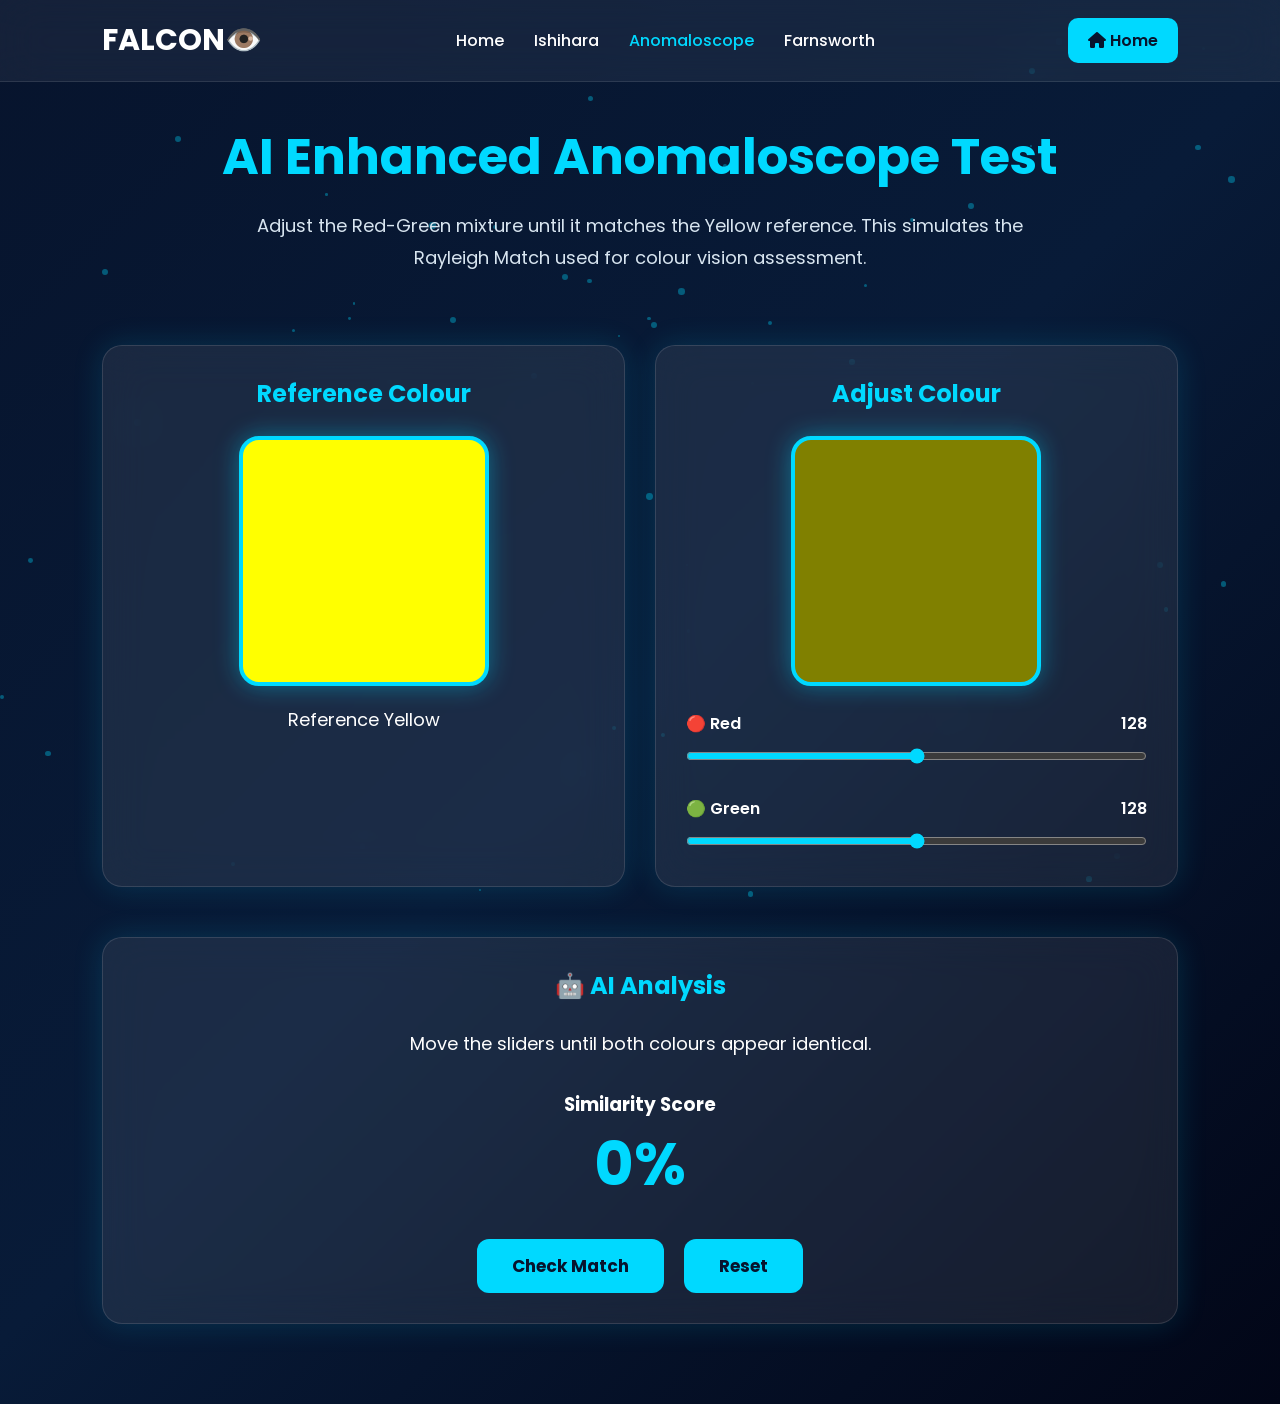
<file: anomaloscope.html>
<!DOCTYPE html>
<html lang="en">
<head>
<meta charset="UTF-8">
<meta name="viewport" content="width=device-width, initial-scale=1.0">

<title>VISIONORA | AI Anomaloscope Test</title>

<link rel="stylesheet" href="anomaloscope.css">

<link href="https://fonts.googleapis.com/css2?family=Poppins:wght@300;400;500;600;700&display=swap" rel="stylesheet">

<link rel="stylesheet"
href="https://cdnjs.cloudflare.com/ajax/libs/font-awesome/6.5.2/css/all.min.css">

</head>

<body>

<div id="particles"></div>

<header>

<nav class="navbar">

<div class="logo">
 <span>FALCON</span>👁️ 
</div>

<ul class="nav-links">
<li><a href="index.html">Home</a></li>
<li><a href="ishihara.html">Ishihara</a></li>
<li><a href="anomaloscope.html" class="active">Anomaloscope</a></li>
<li><a href="farnsworth.html">Farnsworth</a></li>
</ul>

<a href="index.html" class="back-btn">
<i class="fa-solid fa-house"></i> Home
</a>

</nav>

</header>

<section class="hero">

<h1>AI Enhanced Anomaloscope Test</h1>

<p>
Adjust the Red-Green mixture until it matches the Yellow reference.
This simulates the Rayleigh Match used for colour vision assessment.
</p>

</section>

<section class="test-area">

<div class="glass-card">

<h2>Reference Colour</h2>

<div class="color-box" id="referenceColor"></div>

<p class="label">
Reference Yellow
</p>

</div>

<div class="glass-card">

<h2>Adjust Colour</h2>

<div class="color-box" id="mixColor"></div>

<div class="slider-box">

<label>
🔴 Red
<span id="redValue">128</span>
</label>

<input
type="range"
id="redSlider"
min="0"
max="255"
value="128">

</div>

<div class="slider-box">

<label>
🟢 Green
<span id="greenValue">128</span>
</label>

<input
type="range"
id="greenSlider"
min="0"
max="255"
value="128">

</div>

</div>

</section>

<section class="analysis">

<div class="glass-card">

<h2>
🤖 AI Analysis
</h2>

<p id="analysisText">

Move the sliders until both colours appear identical.

</p>

<div class="score-area">

<h3>

Similarity Score

</h3>

<h1 id="score">

0%

</h1>

</div>

<div class="buttons">

<button id="checkBtn">

Check Match

</button>

<button id="resetBtn">

Reset

</button>

</div>

</div>

</section>

<section id="resultSection" class="result-section">

<div class="glass-card">

<h1>

Test Result

</h1>

<div class="result-circle">

<span id="finalPercent">

0%

</span>

</div>

<h2 id="visionType">

Normal Colour Vision

</h2>

<p id="resultText">

Excellent colour matching ability detected.

</p>

<div class="buttons">

<button onclick="restartTest()">

Take Test Again

</button>

<button onclick="window.print()">

Download Report

</button>

<a href="index.html">

<button>

Back Home

</button>

</a>

</div>

</div>

</section>

<script src="anomaloscope.js"></script>

</body>
</html>
</file>
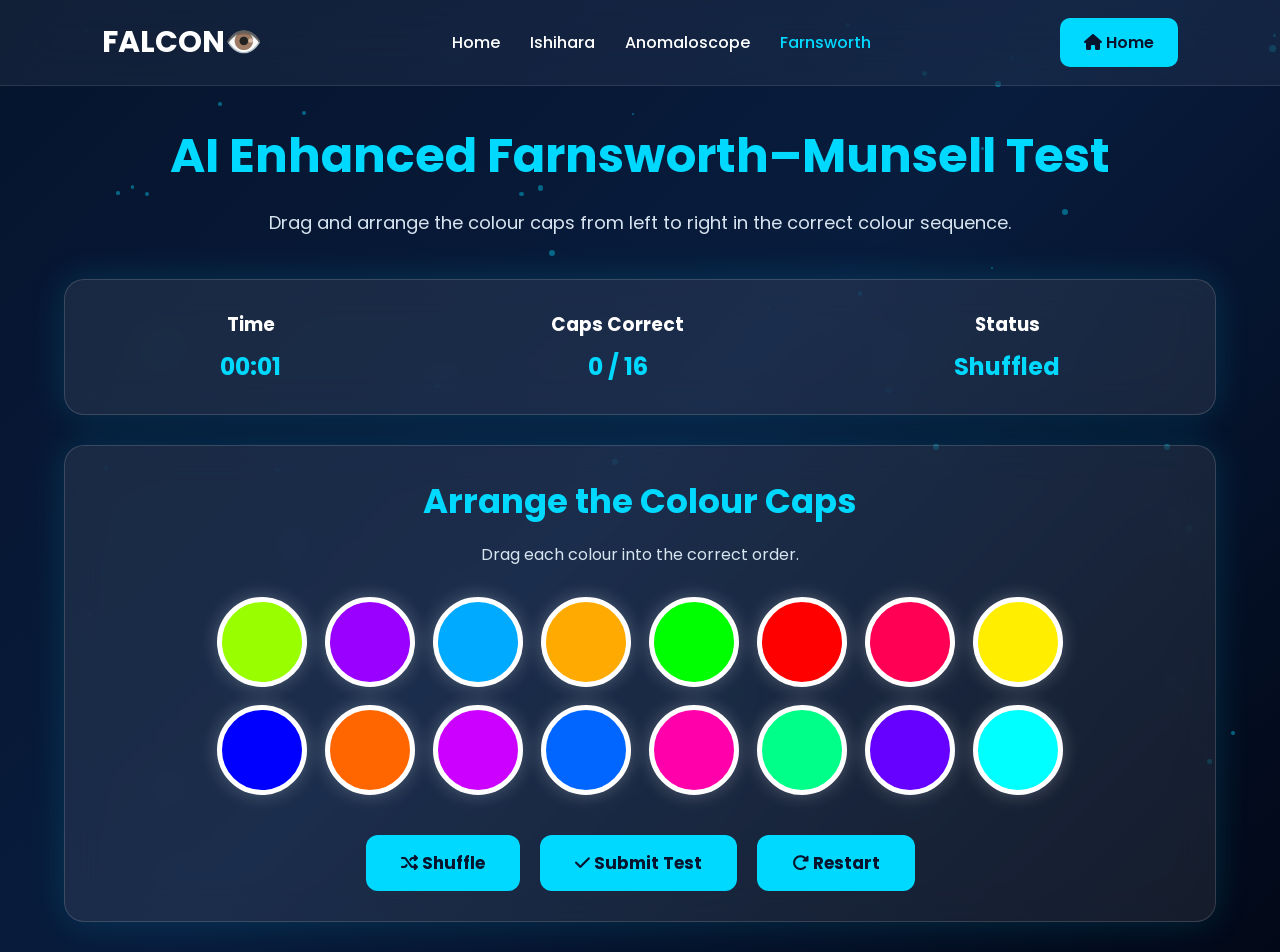
<file: farnsworth.html>
<!DOCTYPE html>
<html lang="en">

<head>

<meta charset="UTF-8">
<meta name="viewport" content="width=device-width, initial-scale=1.0">

<title>VISIONORA | Farnsworth-Munsell Test</title>

<link rel="stylesheet" href="farnsworth.css">

<link href="https://fonts.googleapis.com/css2?family=Poppins:wght@300;400;500;600;700&display=swap" rel="stylesheet">

<link rel="stylesheet"
href="https://cdnjs.cloudflare.com/ajax/libs/font-awesome/6.5.2/css/all.min.css">

</head>

<body>

<div id="particles"></div>

<header>

<nav class="navbar">

<div class="logo">
 <span>FALCON</span>👁️ 
</div>
<ul class="nav-links">

<li><a href="index.html">Home</a></li>

<li><a href="ishihara.html">Ishihara</a></li>

<li><a href="anomaloscope.html">Anomaloscope</a></li>

<li><a href="farnsworth.html" class="active">Farnsworth</a></li>

</ul>

<a href="index.html" class="back-btn">
<i class="fa-solid fa-house"></i>
Home
</a>

</nav>

</header>

<section class="hero">

<h1>

AI Enhanced Farnsworth–Munsell Test

</h1>

<p>

Drag and arrange the colour caps from left to right in the correct colour sequence.

</p>

</section>

<section class="glass-card">

<div class="top-bar">

<div>

<h3>Time</h3>

<h2 id="timer">00:00</h2>

</div>

<div>

<h3>Caps Correct</h3>

<h2 id="correctCount">0 / 16</h2>

</div>

<div>

<h3>Status</h3>

<h2 id="status">Testing...</h2>

</div>

</div>

</section>

<section class="glass-card">

<h2 class="title">

Arrange the Colour Caps

</h2>

<p class="instruction">

Drag each colour into the correct order.

</p>

<div id="capsContainer" class="caps-container">

<div class="cap" draggable="true" data-order="1" style="background:#ff0000;"></div>

<div class="cap" draggable="true" data-order="2" style="background:#ff6600;"></div>

<div class="cap" draggable="true" data-order="3" style="background:#ffaa00;"></div>

<div class="cap" draggable="true" data-order="4" style="background:#ffee00;"></div>

<div class="cap" draggable="true" data-order="5" style="background:#99ff00;"></div>

<div class="cap" draggable="true" data-order="6" style="background:#00ff00;"></div>

<div class="cap" draggable="true" data-order="7" style="background:#00ff88;"></div>

<div class="cap" draggable="true" data-order="8" style="background:#00ffff;"></div>

<div class="cap" draggable="true" data-order="9" style="background:#00aaff;"></div>

<div class="cap" draggable="true" data-order="10" style="background:#0066ff;"></div>

<div class="cap" draggable="true" data-order="11" style="background:#0000ff;"></div>

<div class="cap" draggable="true" data-order="12" style="background:#6600ff;"></div>

<div class="cap" draggable="true" data-order="13" style="background:#9900ff;"></div>

<div class="cap" draggable="true" data-order="14" style="background:#cc00ff;"></div>

<div class="cap" draggable="true" data-order="15" style="background:#ff00aa;"></div>

<div class="cap" draggable="true" data-order="16" style="background:#ff0055;"></div>

</div>

<div class="button-group">

<button id="shuffleBtn">

<i class="fa-solid fa-shuffle"></i>

Shuffle

</button>

<button id="submitBtn">

<i class="fa-solid fa-check"></i>

Submit Test

</button>

<button id="restartBtn">

<i class="fa-solid fa-rotate-right"></i>

Restart

</button>

</div>

</section>

<section id="resultSection" class="result-section">

<div class="glass-card">

<h1>

Test Completed

</h1>

<div class="result-circle">

<span id="score">0</span>%

</div>

<h2 id="visionResult">

Normal Colour Vision

</h2>

<p id="analysis">

Excellent colour discrimination detected.

</p>

<div class="button-group">

<button onclick="restartTest()">

Take Again

</button>

<button onclick="window.print()">

Download Report

</button>

<a href="index.html">

<button>

Back Home

</button>

</a>

</div>

</div>

</section>

<script src="farnsworth.js"></script>

</body>

</html>
</file>
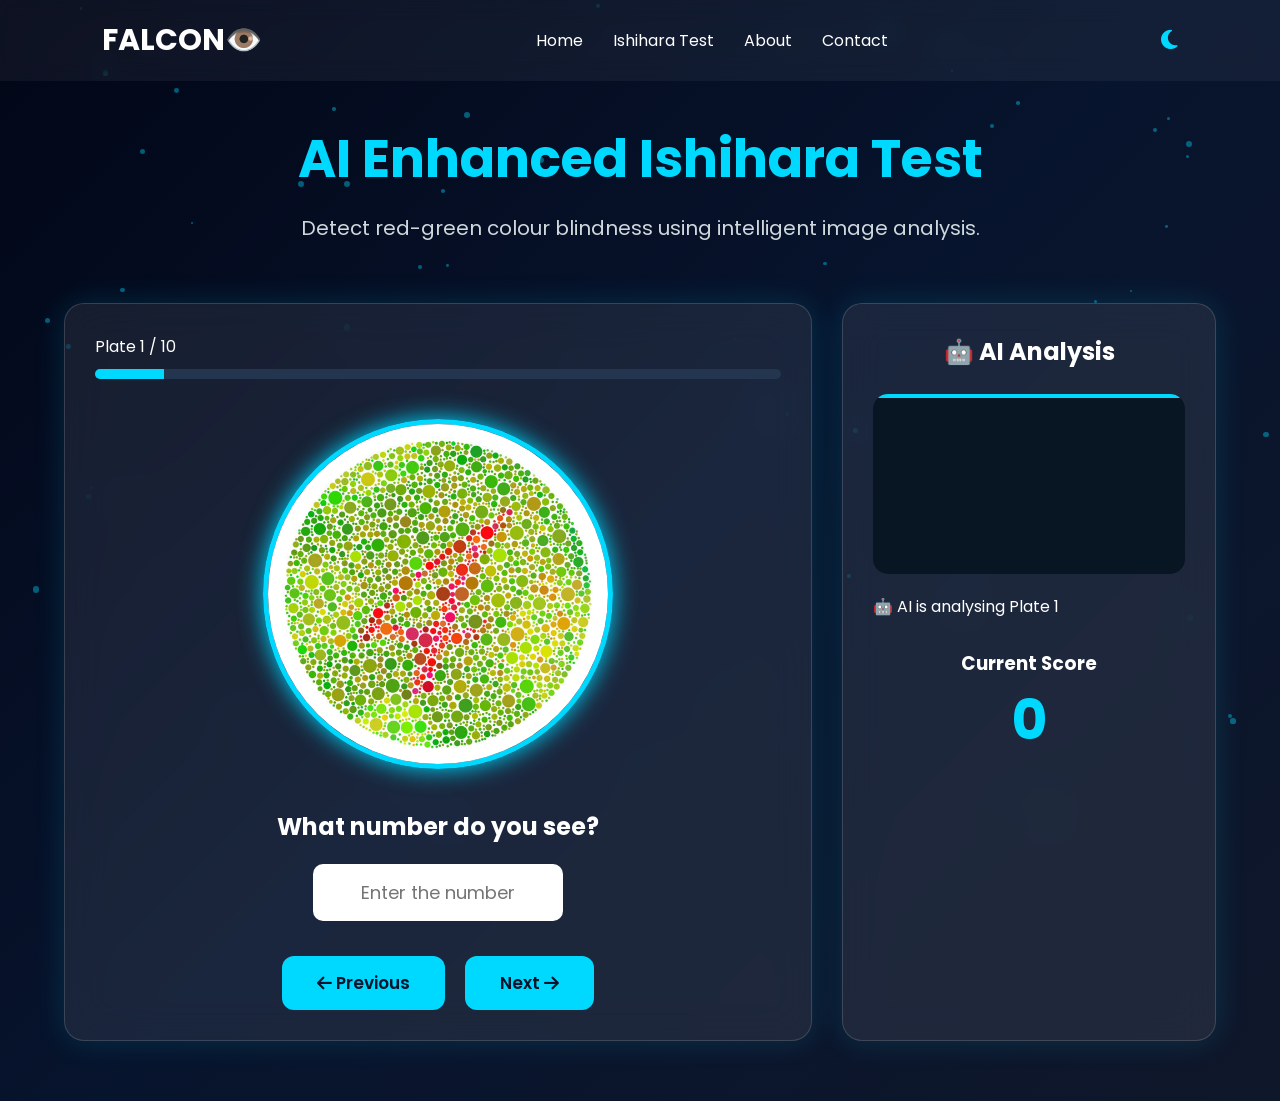
<file: ishihara.html>
<!DOCTYPE html>
<html lang="en">
<head>
<meta charset="UTF-8">
<meta name="viewport" content="width=device-width, initial-scale=1.0">

<title>VISIONORA | Ishihara Color Blindness Test</title>

<link rel="stylesheet" href="ishihara.css">

<link href="https://fonts.googleapis.com/css2?family=Poppins:wght@300;400;500;600;700&display=swap" rel="stylesheet">

<link rel="stylesheet"
href="https://cdnjs.cloudflare.com/ajax/libs/font-awesome/6.5.2/css/all.min.css">

</head>

<body>

<div id="particles"></div>

<header>

<nav class="navbar">

<div class="logo">
 <span>FALCON</span>👁️ 
</div>

<ul>

<li><a href="index.html">Home</a></li>

<li><a href="#">Ishihara Test</a></li>

<li><a href="#">About</a></li>

<li><a href="#">Contact</a></li>

</ul>

<div class="theme-btn">

<i class="fa-solid fa-moon"></i>

</div>

</nav>

</header>

<section class="hero">

<h1>

AI Enhanced Ishihara Test

</h1>

<p>

Detect red-green colour blindness using intelligent image analysis.

</p>

</section>

<section class="test-container">

<div class="glass-card">

<div class="progress-area">

<div class="progress-text">

Plate

<span id="plateNo">

1

</span>

/

10

</div>

<div class="progress">

<div class="progress-bar" id="progressBar"></div>

</div>

</div>

<div class="plate-area">

<img

id="plateImage"

src="plates/plate1.png"

alt="Ishihara Plate"

>

</div>

<div class="question">

<h2>

What number do you see?

</h2>

<input

type="text"

id="answer"

placeholder="Enter the number"

autocomplete="off"

>

</div>

<div class="buttons">

<button id="prevBtn">

<i class="fa-solid fa-arrow-left"></i>

Previous

</button>

<button id="nextBtn">

Next

<i class="fa-solid fa-arrow-right"></i>

</button>

</div>

</div>

<div class="ai-card">

<h2>

🤖 AI Analysis

</h2>

<div class="scanner">

<div class="scan-line"></div>

</div>

<p id="analysisText">

AI is waiting for your response...

</p>

<div class="score-box">

<h3>

Current Score

</h3>

<h1 id="score">

0

</h1>

</div>

</div>

</section>

<section class="result-section" id="resultSection">

<div class="result-card">

<h1>

Test Completed

</h1>

<div class="result-circle">

<span id="finalScore">

0

</span>

/10

</div>

<h2 id="resultTitle">

Normal Vision

</h2>

<p id="resultDescription">

Excellent colour vision detected.

</p>

<button onclick="restartTest()">

Take Test Again

</button>

<button onclick="downloadPDF()">

Download Report

</button>

<a href="index.html">

<button>

Back to Home

</button>

</a>

</div>

</section>

<script src="ishihara.js"></script>

</body>

</html>
</file>
<file: anomaloscope.css>
/* ===========================
   VISIONORA Anomaloscope CSS
=========================== */

*{
margin:0;
padding:0;
box-sizing:border-box;
font-family:'Poppins',sans-serif;
}

body{
background:linear-gradient(135deg,#07142d,#081b38,#020617);
color:#fff;
overflow-x:hidden;
}

/* Background */

#particles{
position:fixed;
width:100%;
height:100%;
left:0;
top:0;
z-index:-1;
}

/* Navbar */

.navbar{
position:fixed;
top:0;
left:0;
width:100%;
padding:18px 8%;
display:flex;
justify-content:space-between;
align-items:center;
background:rgba(255,255,255,.06);
backdrop-filter:blur(20px);
border-bottom:1px solid rgba(255,255,255,.1);
z-index:999;
}

.logo{
font-size:30px;
font-weight:700;
color:#00d9ff;
}

.logo span{
color:#fff;
}

.nav-links{
display:flex;
list-style:none;
gap:30px;
}

.nav-links a{
color:#fff;
text-decoration:none;
font-weight:500;
transition:.3s;
}

.nav-links a:hover,
.nav-links .active{
color:#00d9ff;
}

.back-btn{
padding:10px 20px;
border-radius:10px;
background:#00d9ff;
color:#07142d;
font-weight:600;
text-decoration:none;
}

/* Hero */

.hero{
padding-top:120px;
text-align:center;
padding-bottom:40px;
}

.hero h1{
font-size:50px;
color:#00d9ff;
margin-bottom:15px;
}

.hero p{
width:80%;
max-width:800px;
margin:auto;
font-size:18px;
line-height:1.8;
color:#d8e5f0;
}

/* Cards */

.test-area{
display:grid;
grid-template-columns:repeat(2,1fr);
gap:30px;
padding:30px 8%;
}

.analysis{
padding:20px 8% 80px;
}

.glass-card{
background:rgba(255,255,255,.08);
border:1px solid rgba(255,255,255,.12);
backdrop-filter:blur(20px);
border-radius:20px;
padding:30px;
box-shadow:0 0 30px rgba(0,217,255,.15);
}

.glass-card h2{
text-align:center;
margin-bottom:25px;
color:#00d9ff;
}

/* Colour Boxes */

.color-box{
width:250px;
height:250px;
margin:20px auto;
border-radius:20px;
border:4px solid #00d9ff;
box-shadow:0 0 25px rgba(0,217,255,.4);
}

#referenceColor{
background:rgb(255,255,0);
}

#mixColor{
background:rgb(128,128,0);
}

/* Labels */

.label{
text-align:center;
font-size:18px;
margin-top:15px;
}

/* Sliders */

.slider-box{
margin-top:25px;
}

.slider-box label{
display:flex;
justify-content:space-between;
margin-bottom:10px;
font-weight:600;
}

.slider-box input[type=range]{
width:100%;
accent-color:#00d9ff;
cursor:pointer;
}

/* Analysis */

#analysisText{
font-size:18px;
line-height:1.8;
text-align:center;
margin-bottom:25px;
}

.score-area{
text-align:center;
margin:30px 0;
}

.score-area h1{
font-size:60px;
color:#00d9ff;
}

/* Buttons */

.buttons{
display:flex;
justify-content:center;
gap:20px;
flex-wrap:wrap;
}

button{
padding:14px 35px;
border:none;
border-radius:12px;
background:#00d9ff;
color:#07142d;
font-size:17px;
font-weight:700;
cursor:pointer;
transition:.3s;
}

button:hover{
transform:translateY(-4px);
box-shadow:0 0 25px #00d9ff;
}

/* Result */

.result-section{
display:none;
padding:80px 8%;
}

.result-circle{
width:180px;
height:180px;
margin:30px auto;
border-radius:50%;
border:8px solid #00d9ff;
display:flex;
justify-content:center;
align-items:center;
font-size:40px;
font-weight:bold;
color:#00d9ff;
box-shadow:0 0 35px rgba(0,217,255,.45);
}

#visionType{
text-align:center;
margin:20px 0;
font-size:30px;
}

#resultText{
text-align:center;
font-size:18px;
line-height:1.8;
margin-bottom:35px;
}

/* Responsive */

@media(max-width:900px){

.navbar{
flex-direction:column;
gap:20px;
}

.nav-links{
flex-wrap:wrap;
justify-content:center;
}

.hero h1{
font-size:36px;
}

.test-area{
grid-template-columns:1fr;
}

.color-box{
width:220px;
height:220px;
}

.buttons{
flex-direction:column;
}

button{
width:100%;
}

}
</file>
<file: farnsworth.css>
/* ===================================
   VISIONORA Farnsworth Test CSS
=================================== */

*{
margin:0;
padding:0;
box-sizing:border-box;
font-family:'Poppins',sans-serif;
}

body{
background:linear-gradient(135deg,#06142d,#081c3d,#020817);
color:#fff;
overflow-x:hidden;
}

/* Particles */

#particles{
position:fixed;
top:0;
left:0;
width:100%;
height:100%;
z-index:-1;
}

/* Navbar */

.navbar{
position:fixed;
top:0;
left:0;
width:100%;
padding:18px 8%;
display:flex;
justify-content:space-between;
align-items:center;
background:rgba(255,255,255,.05);
backdrop-filter:blur(20px);
border-bottom:1px solid rgba(255,255,255,.1);
z-index:999;
}

.logo{
font-size:30px;
font-weight:700;
color:#00d9ff;
}

.logo span{
color:#fff;
}

.nav-links{
display:flex;
list-style:none;
gap:30px;
}

.nav-links a{
text-decoration:none;
color:#fff;
font-weight:500;
transition:.3s;
}

.nav-links a:hover,
.nav-links .active{
color:#00d9ff;
}

.back-btn{
padding:12px 24px;
background:#00d9ff;
color:#07142d;
border-radius:10px;
font-weight:600;
text-decoration:none;
}

/* Hero */

.hero{
padding-top:120px;
text-align:center;
margin-bottom:40px;
}

.hero h1{
font-size:48px;
color:#00d9ff;
margin-bottom:15px;
}

.hero p{
font-size:18px;
width:80%;
margin:auto;
color:#d8e5f0;
line-height:1.8;
}

/* Glass Card */

.glass-card{
width:90%;
max-width:1300px;
margin:30px auto;
padding:30px;
border-radius:20px;
background:rgba(255,255,255,.08);
backdrop-filter:blur(18px);
border:1px solid rgba(255,255,255,.15);
box-shadow:0 0 35px rgba(0,217,255,.15);
}

/* Top Bar */

.top-bar{
display:flex;
justify-content:space-around;
text-align:center;
flex-wrap:wrap;
gap:20px;
}

.top-bar h2{
color:#00d9ff;
margin-top:10px;
}

/* Title */

.title{
text-align:center;
font-size:34px;
color:#00d9ff;
margin-bottom:15px;
}

.instruction{
text-align:center;
margin-bottom:30px;
color:#d8e5f0;
}

/* Caps */

.caps-container{
display:grid;
grid-template-columns:repeat(8,90px);
justify-content:center;
gap:18px;
margin-bottom:40px;
}

.cap{
width:90px;
height:90px;
border-radius:50%;
cursor:grab;
border:5px solid white;
transition:.3s;
box-shadow:0 0 18px rgba(255,255,255,.25);
}

.cap:hover{
transform:scale(1.08);
box-shadow:0 0 25px #00d9ff;
}

/* Drag */

.cap.dragging{
opacity:.5;
transform:scale(.95);
}

/* Buttons */

.button-group{
display:flex;
justify-content:center;
gap:20px;
flex-wrap:wrap;
}

.button-group button{
padding:15px 35px;
border:none;
border-radius:12px;
background:#00d9ff;
color:#07142d;
font-size:17px;
font-weight:700;
cursor:pointer;
transition:.3s;
}

.button-group button:hover{
transform:translateY(-4px);
box-shadow:0 0 20px #00d9ff;
}

/* Result */

.result-section{
display:none;
padding:60px;
}

.result-circle{
width:180px;
height:180px;
margin:25px auto;
border-radius:50%;
border:8px solid #00d9ff;
display:flex;
justify-content:center;
align-items:center;
font-size:42px;
font-weight:bold;
color:#00d9ff;
box-shadow:0 0 35px rgba(0,217,255,.45);
}

#visionResult{
text-align:center;
margin:20px 0;
font-size:30px;
}

#analysis{
text-align:center;
font-size:18px;
line-height:1.8;
margin-bottom:35px;
}

/* Responsive */

@media(max-width:1000px){

.caps-container{
grid-template-columns:repeat(4,80px);
}

.cap{
width:80px;
height:80px;
}

.hero h1{
font-size:38px;
}

}

@media(max-width:650px){

.navbar{
flex-direction:column;
gap:20px;
}

.nav-links{
flex-wrap:wrap;
justify-content:center;
}

.caps-container{
grid-template-columns:repeat(2,80px);
}

.top-bar{
flex-direction:column;
}

.button-group{
flex-direction:column;
}

.button-group button{
width:100%;
}

.hero p{
width:95%;
}

}
</file>
<file: ishihara.css>
*{
margin:0;
padding:0;
box-sizing:border-box;
font-family:'Poppins',sans-serif;
}

body{
background:linear-gradient(135deg,#020617,#07142d,#0f172a);
overflow-x:hidden;
color:#fff;
}

/* Background */

#particles{
position:fixed;
width:100%;
height:100%;
top:0;
left:0;
z-index:-1;
}

/* Navbar */

.navbar{
position:fixed;
top:0;
left:0;
width:100%;
padding:18px 8%;
display:flex;
justify-content:space-between;
align-items:center;
background:rgba(255,255,255,.05);
backdrop-filter:blur(12px);
z-index:999;
}

.logo{
font-size:30px;
font-weight:700;
color:#00d9ff;
}

.logo span{
color:#fff;
}

.navbar ul{
display:flex;
gap:30px;
list-style:none;
}

.navbar a{
color:white;
text-decoration:none;
transition:.3s;
}

.navbar a:hover{
color:#00d9ff;
}

.theme-btn{
font-size:22px;
cursor:pointer;
color:#00d9ff;
}

/* Hero */

.hero{
padding-top:120px;
text-align:center;
}

.hero h1{
font-size:52px;
color:#00d9ff;
margin-bottom:15px;
}

.hero p{
font-size:20px;
color:#cfd8dc;
}

/* Test Container */

.test-container{
width:90%;
margin:60px auto;
display:grid;
grid-template-columns:2fr 1fr;
gap:30px;
}

.glass-card,
.ai-card,
.result-card{
background:rgba(255,255,255,.08);
backdrop-filter:blur(20px);
border:1px solid rgba(255,255,255,.15);
border-radius:20px;
padding:30px;
box-shadow:0 0 30px rgba(0,212,255,.15);
}

/* Progress */

.progress{
width:100%;
height:10px;
background:#23354f;
border-radius:20px;
margin-top:10px;
overflow:hidden;
}

.progress-bar{
width:4%;
height:100%;
background:#00d9ff;
transition:.5s;
}

/* Plate */

.plate-area{
display:flex;
justify-content:center;
margin:40px 0;
}

.plate-area img{
width:350px;
height:350px;
border-radius:50%;
border:5px solid #00d9ff;
box-shadow:0 0 25px #00d9ff;
transition:.4s;
}

.plate-area img:hover{
transform:scale(1.05);
}

/* Question */

.question{
text-align:center;
}

.question h2{
margin-bottom:20px;
}

.question input{
width:250px;
padding:15px;
border:none;
outline:none;
border-radius:10px;
font-size:18px;
text-align:center;
}

/* Buttons */

.buttons{
display:flex;
justify-content:center;
gap:20px;
margin-top:35px;
}

button{
padding:14px 35px;
border:none;
border-radius:12px;
cursor:pointer;
font-size:17px;
font-weight:600;
background:#00d9ff;
color:#07142d;
transition:.3s;
}

button:hover{
transform:translateY(-5px);
box-shadow:0 0 20px #00d9ff;
}

/* AI Card */

.ai-card h2{
text-align:center;
margin-bottom:25px;
}

.scanner{
height:180px;
background:#081523;
border-radius:15px;
overflow:hidden;
position:relative;
margin-bottom:20px;
}

.scan-line{
position:absolute;
height:4px;
width:100%;
background:#00d9ff;
animation:scan 2s linear infinite;
}

@keyframes scan{

0%{
top:0;
}

100%{
top:180px;
}

}

.score-box{
margin-top:30px;
text-align:center;
}

.score-box h1{
font-size:55px;
color:#00d9ff;
}

/* Result */

.result-section{
display:none;
justify-content:center;
align-items:center;
padding:80px;
}

.result-circle{
width:170px;
height:170px;
border-radius:50%;
border:8px solid #00d9ff;
display:flex;
justify-content:center;
align-items:center;
font-size:40px;
font-weight:bold;
margin:30px auto;
box-shadow:0 0 30px #00d9ff;
}

/* Responsive */

@media(max-width:900px){

.test-container{

grid-template-columns:1fr;

}

.navbar{

flex-direction:column;

gap:20px;

}

.hero h1{

font-size:38px;

}

.plate-area img{

width:270px;
height:270px;

}

}
</file>
